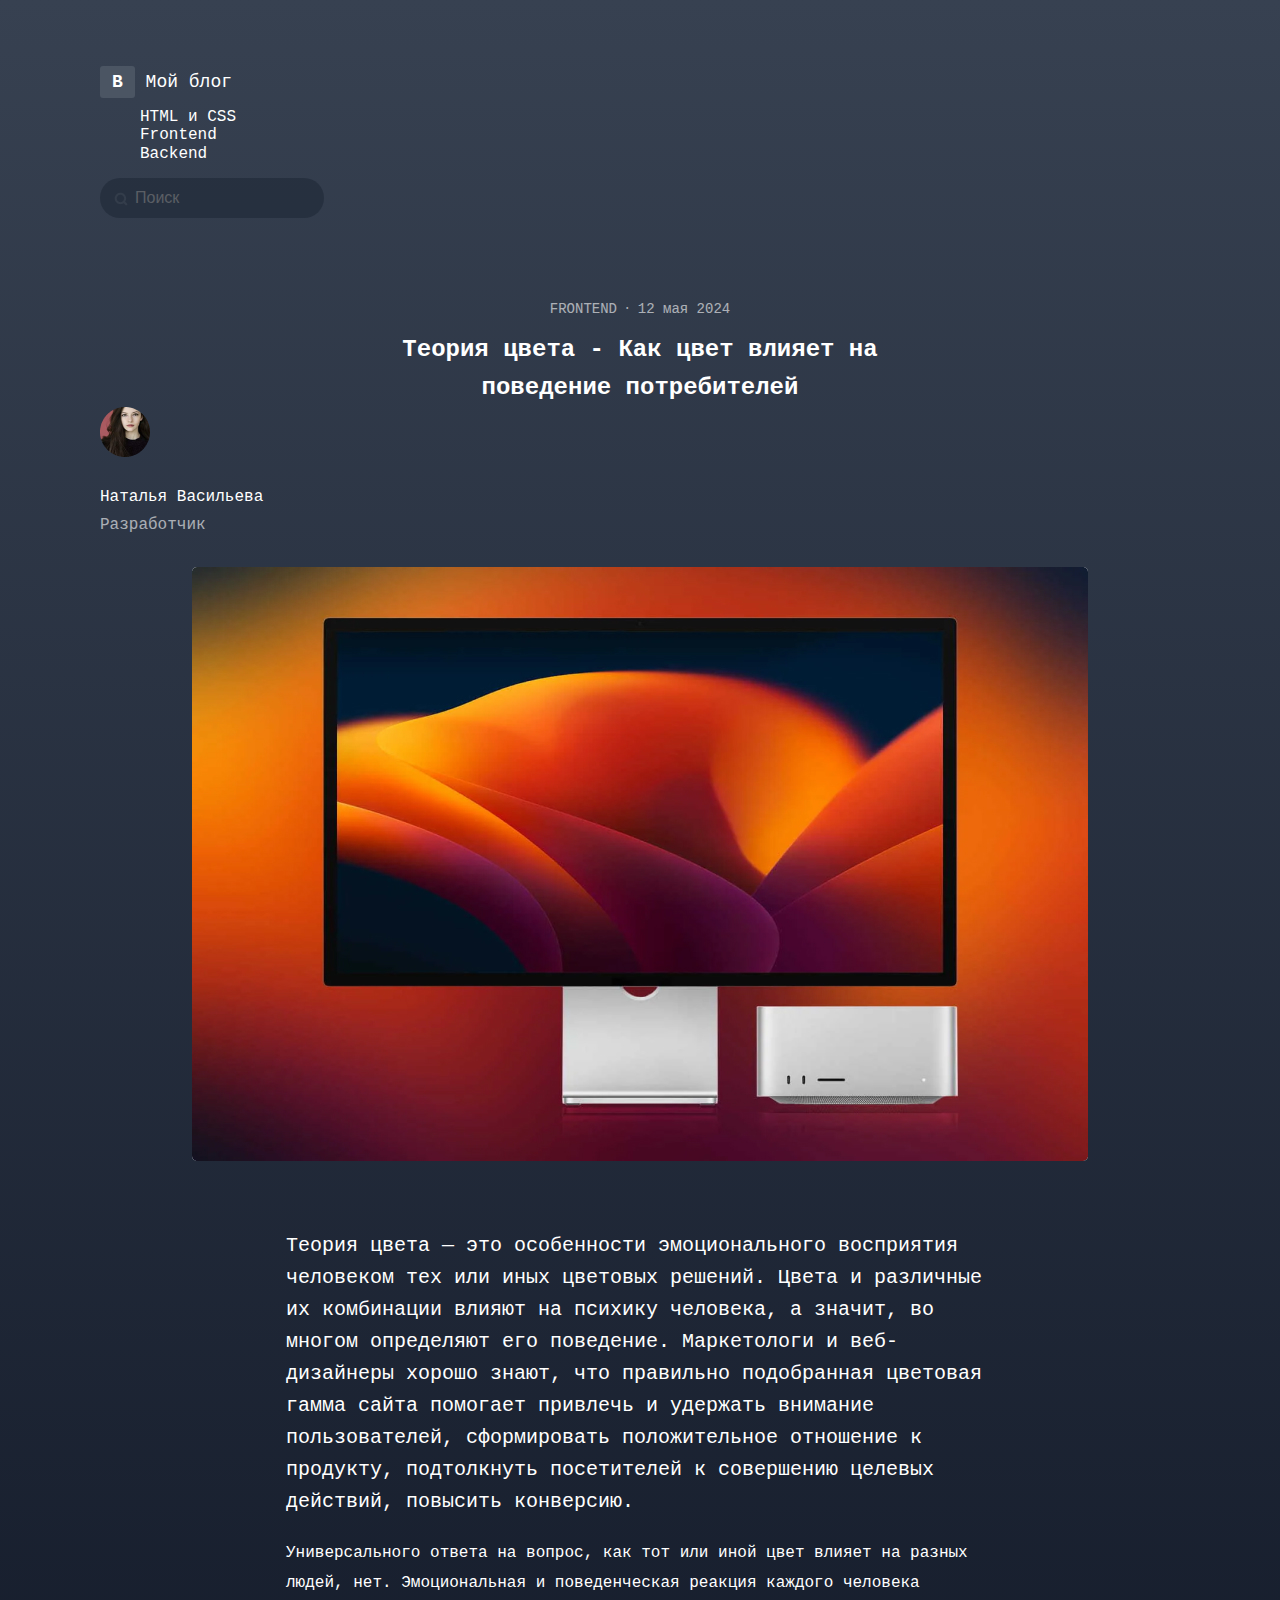
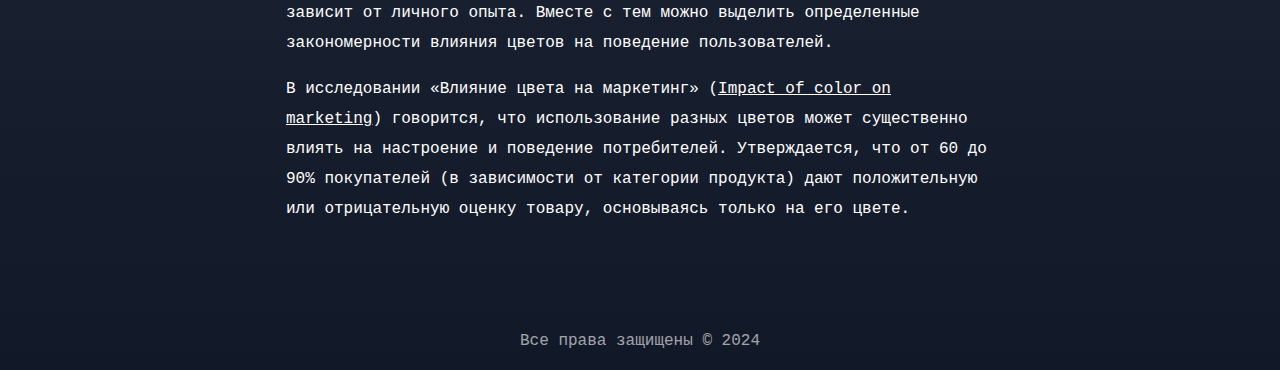
<file: 1-Blog/index.html>
<!DOCTYPE html>
<html lang="en">

<head>
    <meta charset="UTF-8">
    <meta name="viewport" content="width=device-width, initial-scale=1.0">
    <title>Blog</title>
    <link rel="stylesheet" href="./styles/style.css">
</head>

<body>
    <header>
        <a class="myblog" href="#"><span>В</span> Мой блог</a>
        <nav>
            <ul>
                <li><a href="#">HTML и CSS</a></li>
                <li><a href="#">Frontend</a></li>
                <li><a href="#">Backend</a></li>
            </ul>
        </nav>
        <form class="opacity" action="#">
            <input type="search" name="search" id="search" placeholder="Поиск" />
        </form>
    </header>
    <main>
        <article>
            <p class="frontend opacity">
                FRONTEND &sdot; <time>12 мая 2024</time>
            </p>
            <h1>Теория цвета - Как цвет влияет на поведение потребителей</h1>
            <div class="developer">
                <img src="./images/Ellipse 1.png" alt="Фото Натальи Васильевой" />
                <p>Наталья Васильева <br /><span class="opacity">Разработчик</span></p>
            </div>
            <img class="mainImage" src="./images/Rectangle 181.jpg" alt="Теория цвета графика">
            <div class="text">
                <p class="mainText">Теория цвета — это особенности эмоционального восприятия человеком тех или иных
                    цветовых решений. Цвета и различные их комбинации влияют на психику человека, а значит, во многом
                    определяют его поведение. Маркетологи и веб-дизайнеры хорошо знают, что правильно подобранная
                    цветовая гамма сайта помогает привлечь и удержать внимание пользователей, сформировать положительное
                    отношение к продукту, подтолкнуть посетителей к совершению целевых действий, повысить конверсию.</p>
                <p class="addText">Универсального ответа на вопрос, как тот или иной цвет влияет на разных людей, нет.
                    Эмоциональная и поведенческая реакция каждого человека зависит от личного опыта. Вместе с тем можно
                    выделить определенные закономерности влияния цветов на поведение пользователей.</p>
                <p class="addText">В исследовании «Влияние цвета на маркетинг» (<a
                        href="https://www.researchgate.net/publication/235320162_Impact_of_color_on_marketing">Impact
                        of color on marketing</a>) говорится, что использование разных цветов может существенно влиять
                    на настроение и поведение потребителей. Утверждается, что от 60 до 90% покупателей (в зависимости от
                    категории продукта) дают положительную или отрицательную оценку товару, основываясь только на его
                    цвете.</p>
            </div>
        </article>
    </main>
    <footer>
        <p class="opacity">Все права защищены &copy; 2024</p>
    </footer>
</body>

</html>
</file>
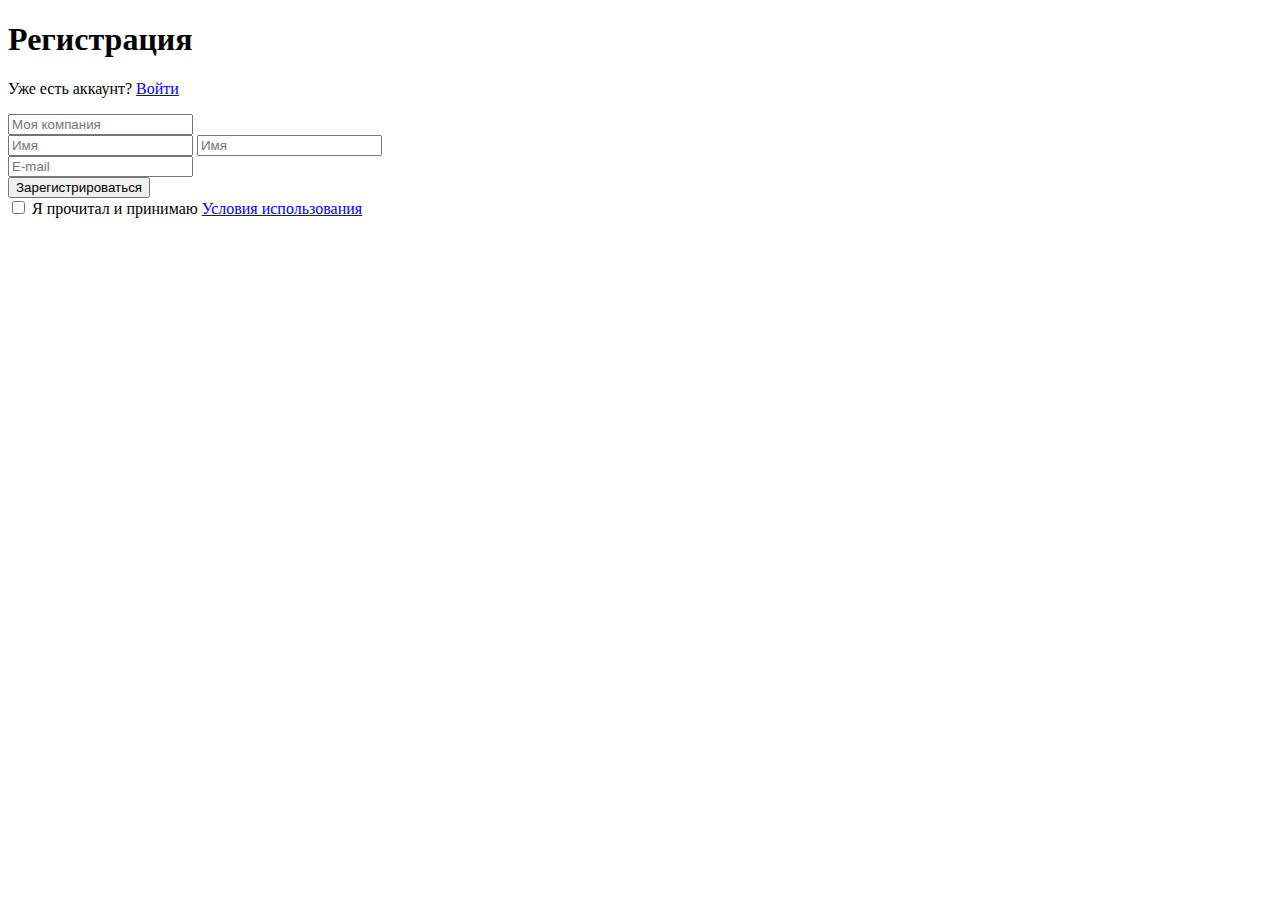
<file: 1-Form/index.html>
<!DOCTYPE html>
<html lang="en">

<head>
    <meta charset="UTF-8">
    <meta name="viewport" content="width=device-width, initial-scale=1.0">
    <title>Регистрация</title>
</head>

<body>
    <form action="#">
        <h1>Регистрация</h1>
        <p>Уже есть аккаунт? <a href="#">Войти</a></p>
        <div>
            <input type="text" name="mycompany" id="mycompany" placeholder="Моя компания">
        </div>
        <div>
            <input type="text" name="name" id="name" placeholder="Имя">
            <input type="text" name="surname" id="surname" placeholder="Имя">
        </div>
        <div>
            <input type="email" name="email" id="email" placeholder="E-mail">
        </div>
        <button>Зарегистрироваться</button>
        <div>
            <input type="checkbox" name="access" id="access">
            <label for="access">Я прочитал и принимаю <a href="#">Условия использования</a></label>
        </div>
    </form>
</body>

</html>
</file>
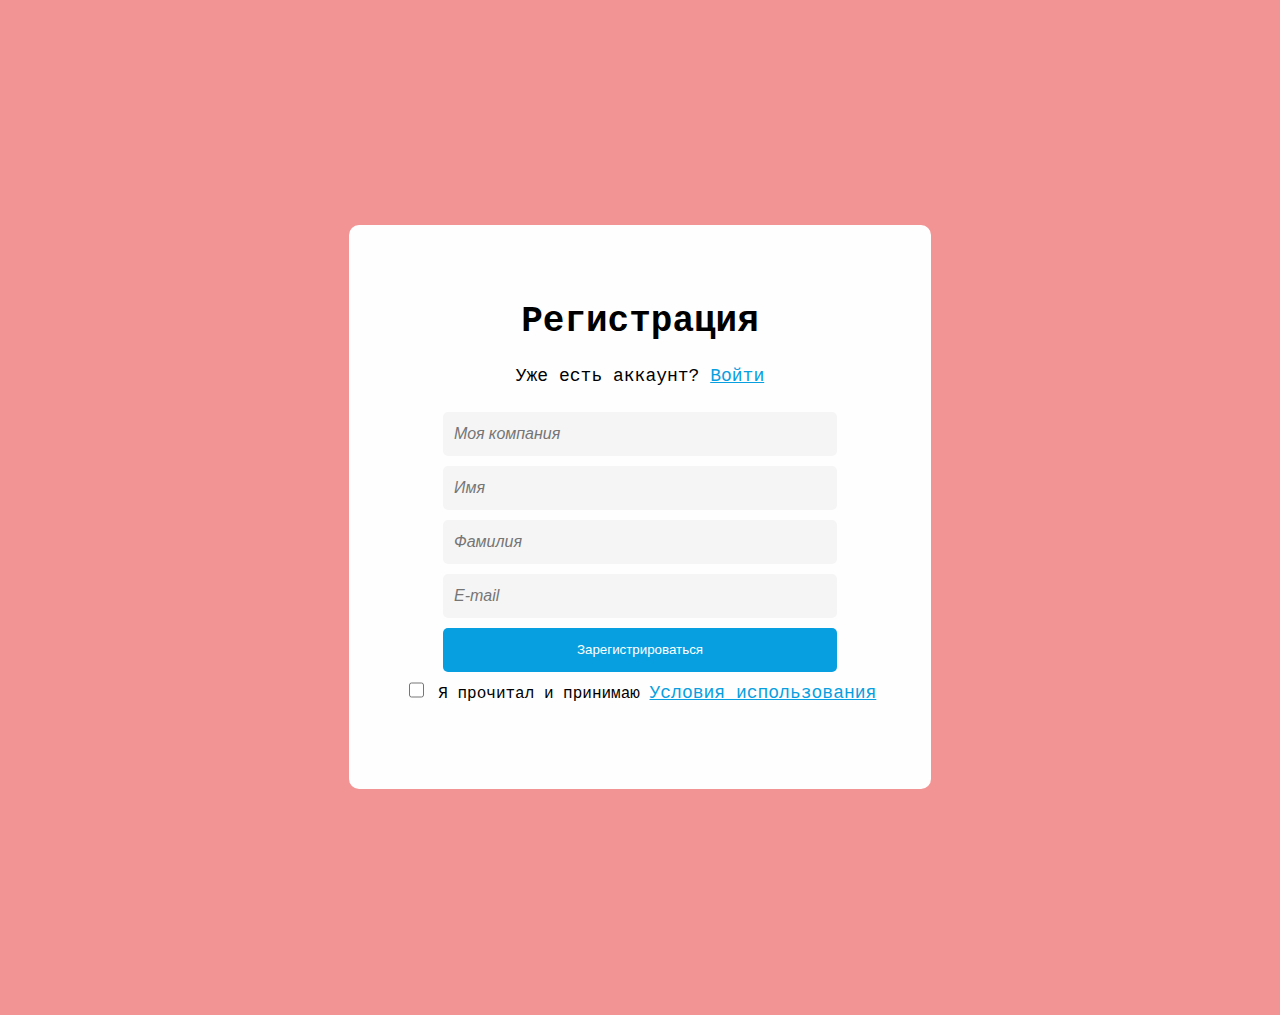
<file: 2-Form/index.html>
<!DOCTYPE html>
<html lang="en">

<head>
    <meta charset="UTF-8">
    <meta name="viewport" content="width=device-width, initial-scale=1.0">
    <title>Регистрация</title>
    <link rel="stylesheet" href="./styles/style.css">
</head>

<body>
    <form action="#">
        <h1>Регистрация</h1>
        <p>Уже есть аккаунт? <a href="#">Войти</a></p>
        <div>
            <input type="text" name="mycompany" id="mycompany" placeholder="Моя компания">
        </div>
        <div>
            <input type="text" name="name" id="name" placeholder="Имя">
            <input type="text" name="surname" id="surname" placeholder="Фамилия">
        </div>
        <div>
            <input type="email" name="email" id="email" placeholder="E-mail">
        </div>
        <button>Зарегистрироваться</button>
        <div>
            <input type="checkbox" name="access" id="access">
            <label for="access">Я прочитал и принимаю <a href="#">Условия использования</a></label>
        </div>
    </form>
</body>

</html>
</file>
<file: 1-Blog/styles/style.css>
* {
    box-sizing: border-box;
}

body {
    background: linear-gradient(#374151, #111827);
    font-family: 'Roboto', monospace;
    color: #FFFFFF;
    font-size: 14px;
    font-weight: 400;
    max-width: 1440px;
    margin: 0 auto;
}

header,
main {
    max-width: 1080px;
    margin: 0 auto;
}

header {
    padding: 71px 0 69px;
}

header ul {
    list-style: none;
}

a {
    font-size: 16px;
    line-height: 30px;
    color: #FFFFFF;
}

header a {
    line-height: 18.75px;
    text-decoration: none;
}

header span {
    padding: 6px 12px;
    border-radius: 3px;
    background-color: #4b5563;
    font-size: 18px;
    font-weight: 600;
    line-height: 22.63px;
    text-align: center;

}

input {
    font-size: 16px;
    border: none;
    border-radius: 100px;
    width: 224px;
    height: 40px;
    background: url(../images/search.png) no-repeat scroll 14px 14px;
    background-color: #1F2937;
    padding-left: 35px;
}

.myblog {
    font-size: 18px;
    line-height: 21.09px;
}

.frontend {
    line-height: 16.41px;
    text-align: center;
}

.opacity {
    opacity: 0.6;
}

h1 {
    font-size: 24px;
    line-height: 38px;
    text-align: center;
    max-width: 525px;
    margin: 0 auto;
}

.developer {
    line-height: 28px;
    font-size: 16px;
    margin-bottom: 28px;
}

.mainImage {
    max-width: 896px;
    max-height: 594px;
    border-radius: 5px;
    margin-bottom: 69px;
    display: block;
    margin-left: auto;
    margin-right: auto;
}

.text {
    max-width: 708px;
    margin: 0 auto;
}

.text p:first-child {
    font-size: 20px;
    line-height: 32px;
}

.addText {
    font-size: 16px;
    line-height: 30px;
}

.text p:last-child {
    margin-bottom: 103px;
}

footer {
    font-size: 16px;
    line-height: 28px;
    text-align: center;
}
</file>
<file: 2-Form/styles/style.css>
* {
    box-sizing: border-box;
}

body {
    background-color: #F39494;
}

form {
    background-color: #FFFEFE;
    text-align: center;
    font-family: 'Open Sans', monospace;
    max-width: 582px;
    max-height: 573px;
    border-radius: 10px;
    margin: 0 auto;
    margin-top: 225px;
    margin-bottom: 226px;
}

h1 {
    font-size: 36px;
    line-height: 49.03px;
    font-weight: 700;
    padding: 72px 0 0 0;
    margin: 0px;
}

p,
a {
    font-size: 18px;
    font-weight: 400;
    line-height: 24.51px;
}

a {
    color: #089FE0;
}

input {
    max-width: 394px;
    background-color: #F5F5F5;
    border: none;
    border-radius: 5px;
    font-size: 16px;
    font-style: italic;
    padding: 9px 11px;
}

input[type="text"],
input[type="email"] {
    padding-left: 11px;
}

input:focus {
    background-color: #FFFFFF;
    border: 1px solid;
    font-style: normal;
}

button {
    color: #FFFFFF;
    background-color: #089FE0;
    border: none;
}

input,
button {
    width: 394px;
    height: 44px;
    border-radius: 5px;
    padding: 3px;
    margin: 5px;
}

#access {
    color: #F5F5F5;
    border: 1px solid #EEEEEE;
    width: 15px;
    height: 16px;
    margin-bottom: 91px;
}
</file>
